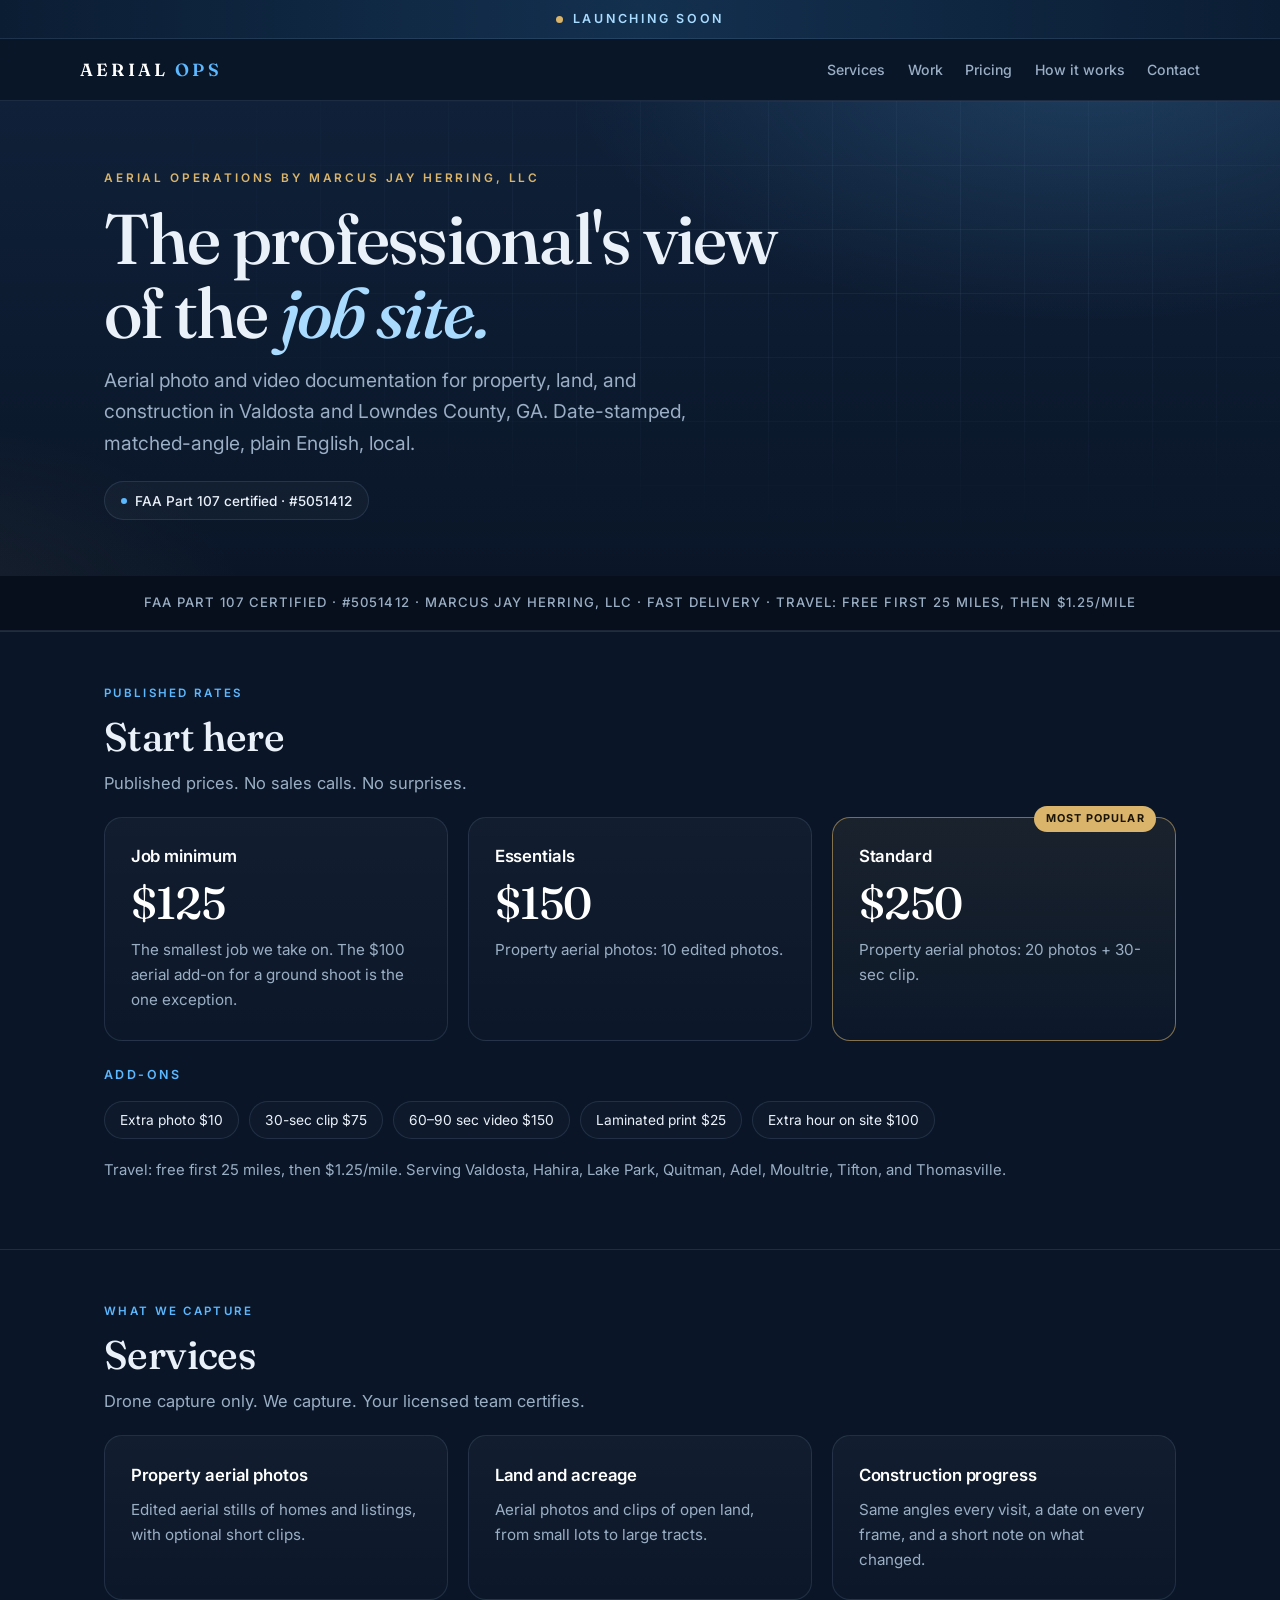
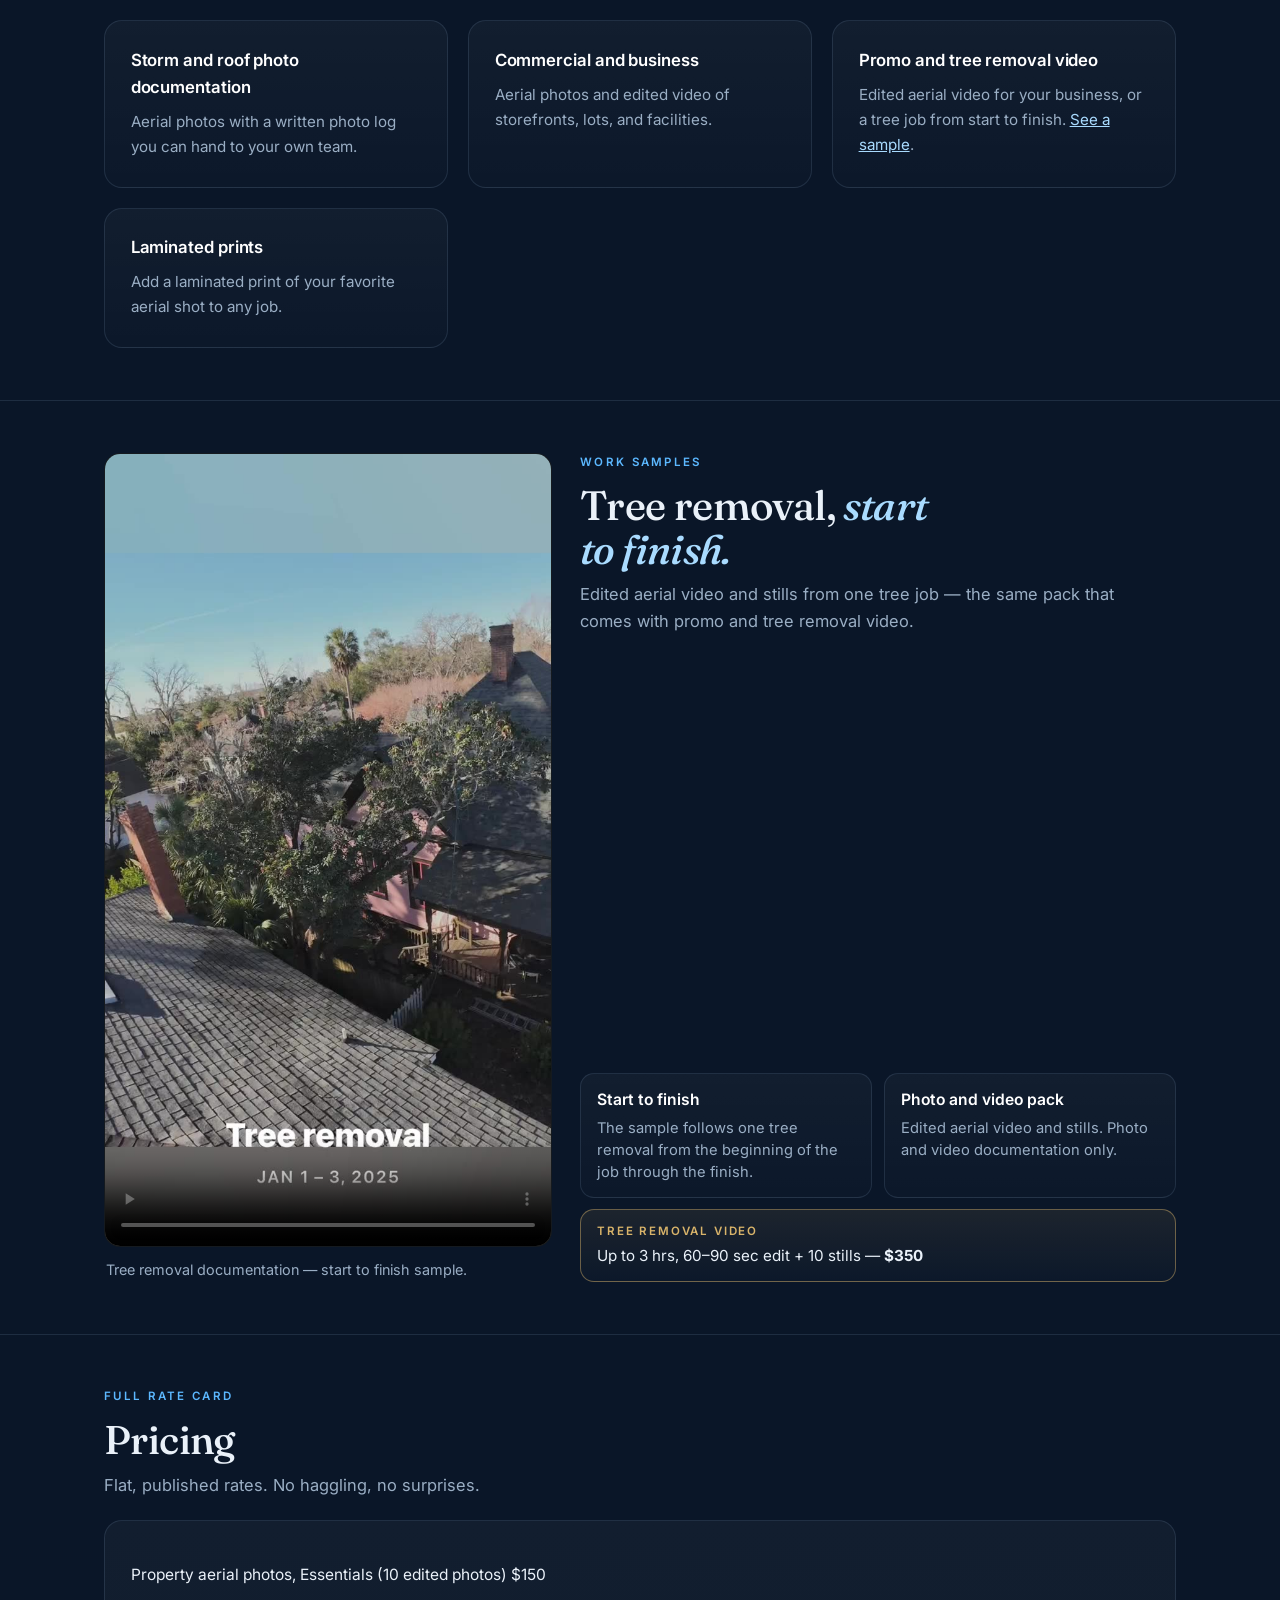
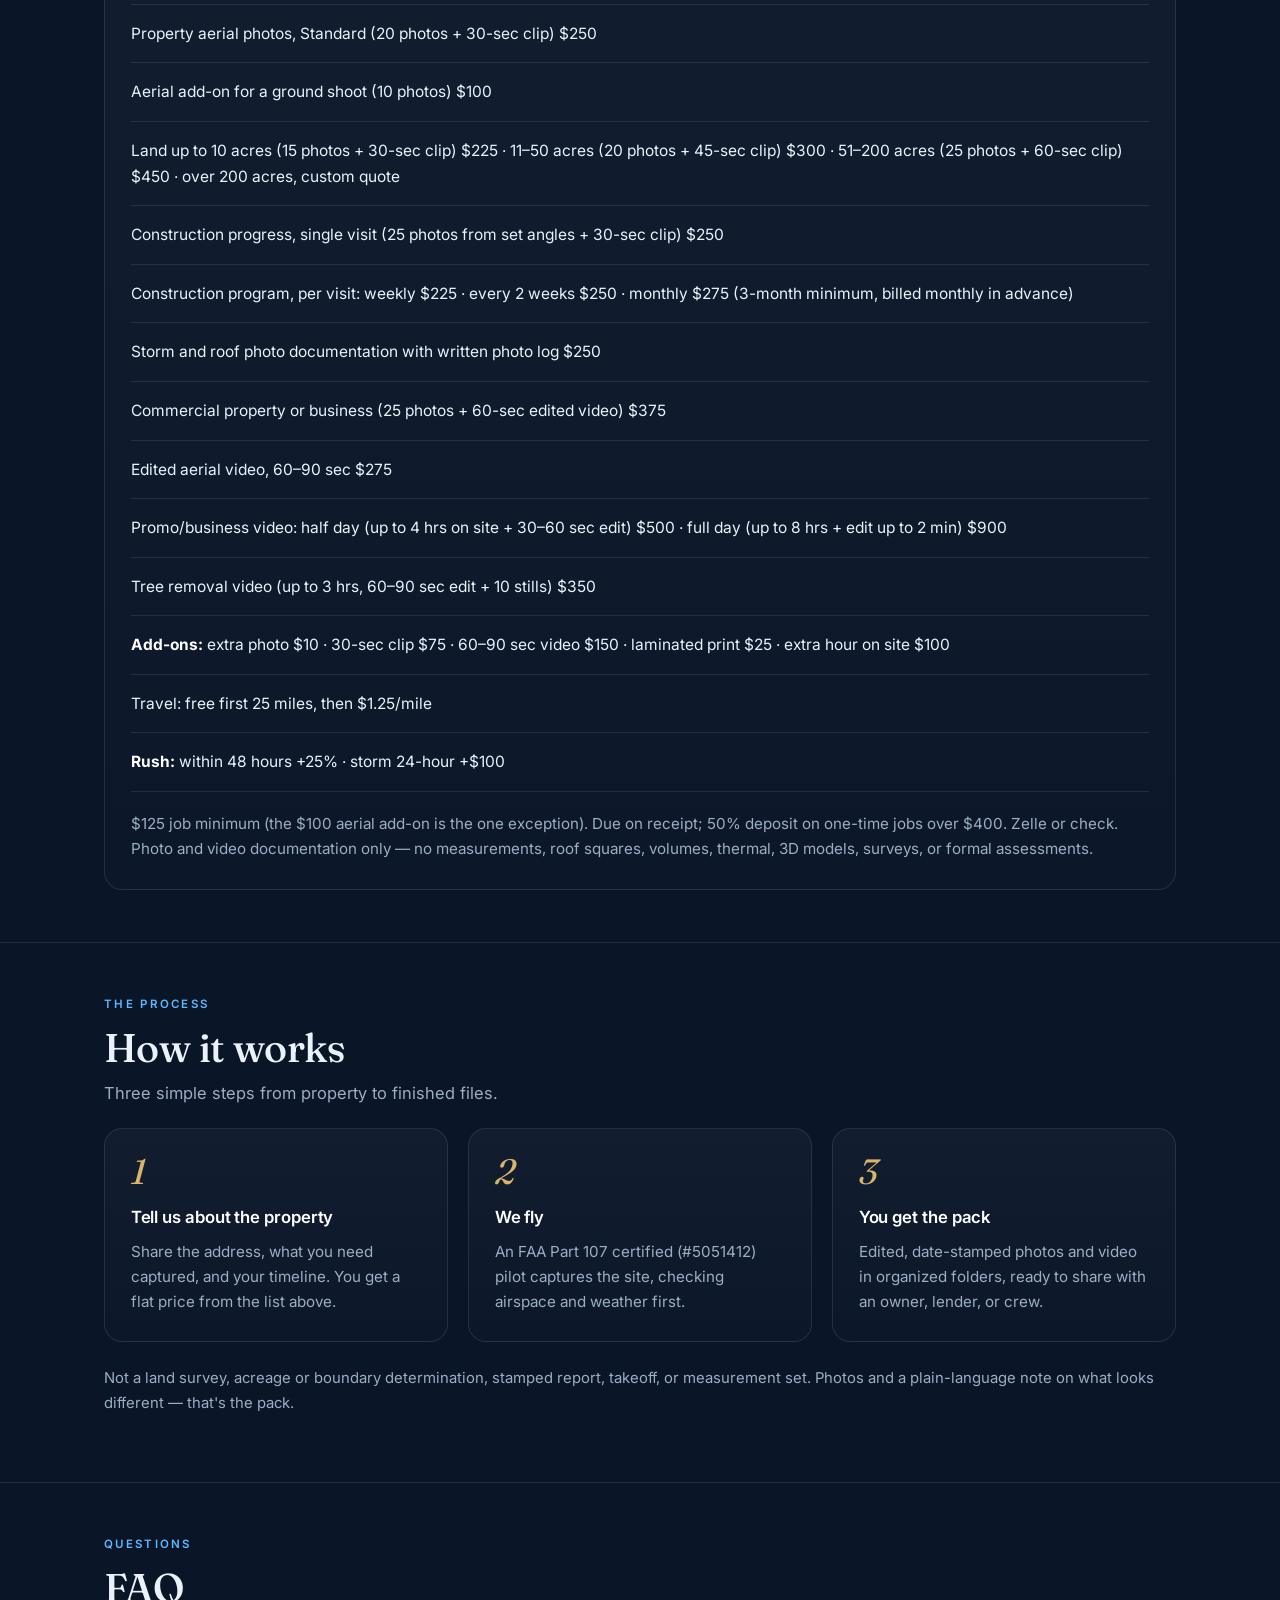
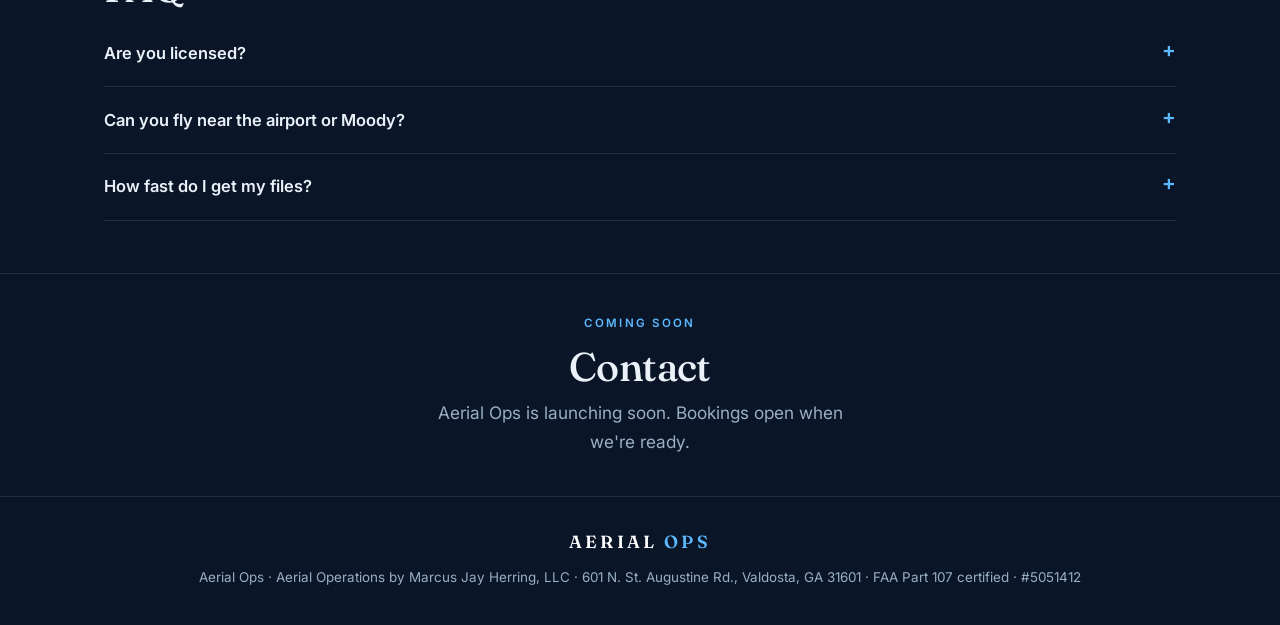
<file: docs/index.html>
<!DOCTYPE html>
<html lang="en">
<head>
  <meta charset="utf-8" />
  <meta name="viewport" content="width=device-width, initial-scale=1" />
  <title>Aerial Ops — Aerial Photo & Video Documentation | Valdosta, GA</title>
  <meta name="description" content="Aerial Ops: aerial property photos, video, and job-site photo documentation in Valdosta and Lowndes County, GA. Aerial Operations by Marcus Jay Herring, LLC. FAA Part 107 certified · #5051412." />
  <meta property="og:title" content="Aerial Ops — Aerial Photo & Video Documentation | Valdosta, GA" />
  <meta property="og:description" content="The professional's view of the job site. Aerial photo and video documentation in Valdosta and Lowndes County, GA. Aerial Operations by Marcus Jay Herring, LLC." />
  <meta name="theme-color" content="#0a1628" />
  <link rel="icon" href="data:image/svg+xml,%3Csvg xmlns='http://www.w3.org/2000/svg' viewBox='0 0 64 64'%3E%3Crect width='64' height='64' rx='14' fill='%230a1628'/%3E%3Cpath d='M14 44 32 16l18 28H40L32 31l-8 13z' fill='%235cb8ff'/%3E%3C/svg%3E" />
  <meta property="og:type" content="website" />
  <link rel="preconnect" href="https://fonts.googleapis.com" />
  <link rel="preconnect" href="https://fonts.gstatic.com" crossorigin />
  <link href="https://fonts.googleapis.com/css2?family=Fraunces:ital,opsz,wght@0,9..144,400..600;1,9..144,400..600&family=Inter:wght@400;500;600;700&display=swap" rel="stylesheet" />
  <style>
    :root{--ink:#070f1c;--navy:#0a1628;--navy2:#0f2038;--line:rgba(148,180,220,.14);--sky:#5cb8ff;--sky2:#a9dbff;--gold:#d9b46a;--text:#eaf1f9;--muted:#9aaec4}
    *{box-sizing:border-box}
    html{scroll-behavior:smooth}
    body{margin:0;background:var(--navy);color:var(--text);font-family:"Inter",system-ui,-apple-system,"Segoe UI",sans-serif;font-size:16.5px;line-height:1.65;-webkit-font-smoothing:antialiased;text-rendering:optimizeLegibility}
    a{color:var(--sky2)}
    .wrap{max-width:70rem;margin:0 auto;padding:0 1.5rem}
    .launch{background:linear-gradient(90deg,#0b1d33,#13304f,#0b1d33);color:var(--sky2);text-align:center;padding:.55rem 1rem;font-size:.78rem;font-weight:600;letter-spacing:.22em;text-transform:uppercase;border-bottom:1px solid var(--line)}
    .launch i{display:inline-block;width:.45rem;height:.45rem;border-radius:50%;background:var(--gold);margin-right:.6rem;vertical-align:middle;animation:pulse 2.4s ease-in-out infinite}
    @keyframes pulse{0%,100%{opacity:.35}50%{opacity:1}}
    header{position:sticky;top:0;z-index:10;background:rgba(10,22,40,.82);backdrop-filter:saturate(140%) blur(12px);-webkit-backdrop-filter:saturate(140%) blur(12px);border-bottom:1px solid var(--line)}
    .bar{display:flex;flex-wrap:wrap;align-items:center;justify-content:space-between;gap:.75rem;padding:1rem 0}
    .logo{font-family:"Fraunces",Georgia,serif;font-weight:600;letter-spacing:.18em;font-size:1.1rem;color:#fff;text-decoration:none}
    .logo span{color:var(--sky)}
    nav a{color:var(--muted);text-decoration:none;font-size:.88rem;font-weight:500;margin-left:1.4rem;transition:color .2s}
    nav a:first-child{margin-left:0}
    nav a:hover{color:#fff}
    .hero{position:relative;overflow:hidden;padding:4.25rem 0 3.5rem;background:radial-gradient(55rem 28rem at 85% -10%,rgba(92,184,255,.20),transparent 60%),radial-gradient(40rem 22rem at -10% 110%,rgba(217,180,106,.08),transparent 60%),linear-gradient(180deg,var(--navy2),var(--navy))}
    .hero:after{content:"";position:absolute;inset:0;background-image:linear-gradient(var(--line) 1px,transparent 1px),linear-gradient(90deg,var(--line) 1px,transparent 1px);background-size:64px 64px;mask-image:radial-gradient(ellipse at 70% 30%,#000 10%,transparent 65%);-webkit-mask-image:radial-gradient(ellipse at 70% 30%,#000 10%,transparent 65%);opacity:.5;pointer-events:none}
    .hero .wrap{position:relative;z-index:1}
    .eyebrow{color:var(--gold);text-transform:uppercase;letter-spacing:.24em;font-size:.74rem;font-weight:600;margin:0 0 .85rem}
    h1,h2,h3.display{font-family:"Fraunces",Georgia,serif;font-weight:500}
    h1{font-size:clamp(2.4rem,6.5vw,4.4rem);line-height:1.04;margin:0 0 1rem;letter-spacing:-.025em;max-width:16ch}
    h1 em{font-style:italic;color:var(--sky2)}
    .lede{color:var(--muted);font-size:clamp(1.05rem,2vw,1.2rem);max-width:38rem;margin:0 0 1.35rem}
    .badge{display:inline-flex;align-items:center;gap:.5rem;color:var(--text);font-size:.85rem;font-weight:500;border:1px solid var(--line);background:rgba(255,255,255,.03);border-radius:999px;padding:.45rem 1rem}
    .badge:before{content:"";width:.4rem;height:.4rem;border-radius:50%;background:var(--sky)}
    section{padding:3.25rem 0;border-top:1px solid var(--line)}
    .kicker{color:var(--sky);text-transform:uppercase;letter-spacing:.2em;font-size:.72rem;font-weight:600;margin:0 0 .7rem}
    h2{font-size:clamp(1.8rem,3.6vw,2.5rem);line-height:1.15;margin:0 0 .6rem;letter-spacing:-.015em}
    .sub{color:var(--muted);margin:0 0 1.25rem;max-width:40rem}
    .grid{display:grid;gap:1.25rem;grid-template-columns:1fr}
    @media(min-width:640px){.grid{grid-template-columns:1fr 1fr}}
    @media(min-width:960px){.grid.three{grid-template-columns:repeat(3,1fr)}}
    .card{background:linear-gradient(180deg,rgba(255,255,255,.035),rgba(255,255,255,.01));border:1px solid var(--line);border-radius:18px;padding:1.6rem 1.6rem 1.7rem;transition:transform .35s ease,border-color .35s ease,box-shadow .35s ease}
    .card:hover{transform:translateY(-3px);border-color:rgba(92,184,255,.35);box-shadow:0 18px 40px -20px rgba(0,0,0,.6)}
    .card h3{margin:0 0 .45rem;font-size:1.05rem;font-weight:600;color:#fff;letter-spacing:-.005em}
    .card p{margin:0;color:var(--muted);font-size:.95rem}
    .prices{list-style:none;margin:0;padding:0}
    .prices li{padding:1rem 0;border-bottom:1px solid var(--line);font-size:.97rem}
    .prices li:last-child{border-bottom:0}
    .prices li strong{color:#fff}
    .terms{margin-top:1.4rem;padding-top:1.2rem;border-top:1px solid var(--line);color:var(--muted);font-size:.88rem}
    .step{font-family:"Fraunces",Georgia,serif;font-style:italic;color:var(--gold);font-size:2.2rem;line-height:1;margin-bottom:.9rem}
    .not{color:var(--muted);font-size:.93rem}
    footer{border-top:1px solid var(--line);padding:1.85rem 0 2.3rem;color:var(--muted);font-size:.84rem;text-align:center}
    footer .logo{display:block;margin-bottom:.6rem}
    .trust{background:var(--ink);border-bottom:1px solid var(--line);padding:1rem 0;text-align:center;color:var(--muted);font-size:.82rem;font-weight:500;letter-spacing:.08em;text-transform:uppercase}
    .tier{position:relative}.tier .amt{font-family:"Fraunces",Georgia,serif;font-size:2.8rem;font-weight:500;color:#fff;line-height:1.1;margin:.3rem 0 .6rem;letter-spacing:-.02em}
    .tier.pop{border-color:rgba(217,180,106,.55);background:linear-gradient(180deg,rgba(217,180,106,.08),rgba(255,255,255,.01))}
    .pill{position:absolute;top:-.75rem;right:1.2rem;background:var(--gold);color:#1a1405;font-size:.68rem;font-weight:700;letter-spacing:.1em;padding:.25rem .7rem;border-radius:999px;text-transform:uppercase}
    .addons{display:flex;flex-wrap:wrap;gap:.6rem;list-style:none;padding:0;margin:1rem 0 0}.addons li{border:1px solid var(--line);border-radius:999px;padding:.4rem .95rem;font-size:.86rem;color:var(--text);background:rgba(255,255,255,.02)}
    h3.small{margin:1.5rem 0 0;font-size:.78rem;text-transform:uppercase;letter-spacing:.2em;color:var(--sky);font-weight:600}
    details{border-bottom:1px solid var(--line);padding:1.2rem 0}summary{cursor:pointer;font-weight:600;list-style:none;display:flex;justify-content:space-between}summary::-webkit-details-marker{display:none}summary:after{content:"+";color:var(--sky);font-size:1.3rem;line-height:1;transition:transform .25s}details[open] summary:after{transform:rotate(45deg)}details p{color:var(--muted);margin:.6rem 0 0}
    .soon{text-align:center;padding:2.5rem 0}.soon .sub{margin:0 auto;font-size:1.08rem;max-width:28rem}
    .work-stage{display:grid;gap:1rem;grid-template-areas:"intro" "video" "meta"}
    .work-intro{grid-area:intro}
    .work-intro .sub{margin:0;max-width:36rem}
    .work-intro h2{max-width:14ch;line-height:1.08}
    .work-intro h2 em{font-style:italic;color:var(--sky2)}
    .sample{grid-area:video;margin:0}
    .sample video{width:100%;height:auto;display:block;border-radius:16px;background:#000;border:1px solid var(--line)}
    .sample figcaption{margin:.65rem .1rem 0;color:var(--muted);font-size:.9rem}
    .work-meta{grid-area:meta}
    .work-points{list-style:none;margin:0;padding:0;display:grid;gap:.7rem}
    .work-points li{margin:0;padding:.85rem 1rem;border:1px solid var(--line);border-radius:14px;background:linear-gradient(180deg,rgba(255,255,255,.035),rgba(255,255,255,.012))}
    .work-points h3{margin:0 0 .25rem;font-size:.98rem;font-weight:600;color:#fff}
    .work-points p{margin:0;color:var(--muted);font-size:.92rem;line-height:1.5}
    .work-rate{margin:.7rem 0 0;padding:.75rem 1rem;border-radius:14px;border:1px solid rgba(217,180,106,.45);background:linear-gradient(180deg,rgba(217,180,106,.09),rgba(255,255,255,.012));color:var(--text);font-size:.95rem}
    .work-rate span{display:block;color:var(--gold);font-size:.72rem;font-weight:600;letter-spacing:.16em;text-transform:uppercase;margin-bottom:.15rem}
    @media(min-width:900px){
      .work-stage{grid-template-columns:minmax(20rem,28rem) minmax(0,1fr);grid-template-areas:"video intro" "video meta";column-gap:1.75rem;row-gap:.85rem;align-items:stretch}
      .sample{align-self:stretch;display:flex;flex-direction:column}
      .sample video{width:100%;height:auto}
      .work-intro h2{font-size:clamp(2.15rem,3.2vw,3.05rem)}
      .work-meta{align-self:end}
      .work-points{grid-template-columns:1fr 1fr}
    }
    .reveal{opacity:0;transform:translateY(14px);transition:opacity .8s ease,transform .8s ease}.reveal.in{opacity:1;transform:none}
    @media(prefers-reduced-motion:reduce){*{animation:none!important;transition:none!important}.reveal{opacity:1;transform:none}}
    @media(max-width:640px){nav{width:100%;display:flex;flex-wrap:wrap;gap:.45rem 1rem;justify-content:flex-start}nav a{margin-left:0;font-size:.82rem}.hero{padding:3rem 0 2.45rem}section{padding:2.6rem 0}.soon{padding:2.15rem 0}.wrap{padding:0 1.15rem}.work-points h3{font-size:.95rem}}
  </style>
</head>
<body>
  <div class="launch"><i></i>Launching soon</div>
  <header>
    <div class="wrap bar">
      <a class="logo" href="#top">AERIAL <span>OPS</span></a>
      <nav>
        <a href="#services">Services</a><a href="#work">Work</a><a href="#pricing">Pricing</a><a href="#how">How it works</a><a href="#contact">Contact</a>
      </nav>
    </div>
  </header>

  <main id="top">
    <div class="hero">
      <div class="wrap">
        <p class="eyebrow">Aerial Operations by Marcus Jay Herring, LLC</p>
        <h1>The professional's view of the <em>job site.</em></h1>
        <p class="lede">Aerial photo and video documentation for property, land, and construction in Valdosta and Lowndes County, GA. Date-stamped, matched-angle, plain English, local.</p>
        <span class="badge">FAA Part 107 certified · #5051412</span>
      </div>
    </div>

    <div class="trust">FAA Part 107 certified · #5051412 · Marcus Jay Herring, LLC · Fast delivery · Travel: free first 25 miles, then $1.25/mile</div>

    <section id="start">
      <div class="wrap">
        <p class="kicker">Published rates</p>
        <h2>Start here</h2>
        <p class="sub">Published prices. No sales calls. No surprises.</p>
        <div class="grid three">
          <div class="reveal card tier"><h3>Job minimum</h3><div class="amt">$125</div><p>The smallest job we take on. The $100 aerial add-on for a ground shoot is the one exception.</p></div>
          <div class="reveal card tier"><h3>Essentials</h3><div class="amt">$150</div><p>Property aerial photos: 10 edited photos.</p></div>
          <div class="reveal card tier pop"><span class="pill">Most popular</span><h3>Standard</h3><div class="amt">$250</div><p>Property aerial photos: 20 photos + 30-sec clip.</p></div>
        </div>
        <h3 class="small">Add-ons</h3>
        <ul class="addons"><li>Extra photo $10</li><li>30-sec clip $75</li><li>60–90 sec video $150</li><li>Laminated print $25</li><li>Extra hour on site $100</li></ul>
        <p class="not" style="margin-top:1.2rem">Travel: free first 25 miles, then $1.25/mile. Serving Valdosta, Hahira, Lake Park, Quitman, Adel, Moultrie, Tifton, and Thomasville.</p>
      </div>
    </section>

    <section id="services">
      <div class="wrap">
        <p class="kicker">What we capture</p>
        <h2>Services</h2>
        <p class="sub">Drone capture only. We capture. Your licensed team certifies.</p>
        <div class="grid three">
          <div class="reveal card"><h3>Property aerial photos</h3><p>Edited aerial stills of homes and listings, with optional short clips.</p></div>
          <div class="reveal card"><h3>Land and acreage</h3><p>Aerial photos and clips of open land, from small lots to large tracts.</p></div>
          <div class="reveal card"><h3>Construction progress</h3><p>Same angles every visit, a date on every frame, and a short note on what changed.</p></div>
          <div class="reveal card"><h3>Storm and roof photo documentation</h3><p>Aerial photos with a written photo log you can hand to your own team.</p></div>
          <div class="reveal card"><h3>Commercial and business</h3><p>Aerial photos and edited video of storefronts, lots, and facilities.</p></div>
          <div class="reveal card"><h3>Promo and tree removal video</h3><p>Edited aerial video for your business, or a tree job from start to finish. <a href="#work">See a sample</a>.</p></div>
          <div class="reveal card"><h3>Laminated prints</h3><p>Add a laminated print of your favorite aerial shot to any job.</p></div>
        </div>
      </div>
    </section>

    <section id="work">
      <div class="wrap">
        <div class="work-stage">
          <div class="work-intro">
            <p class="kicker">Work samples</p>
            <h2>Tree removal, <em>start to finish.</em></h2>
            <p class="sub">Edited aerial video and stills from one tree job — the same pack that comes with promo and tree removal video.</p>
          </div>
          <figure class="reveal sample">
            <video controls playsinline muted preload="metadata" poster="media/tree-removal-jan-2025-poster.jpg" aria-label="Tree removal documentation sample">
              <source src="media/tree-removal-jan-2025-web.mp4" type="video/mp4" />
            </video>
            <figcaption>Tree removal documentation — start to finish sample.</figcaption>
          </figure>
          <div class="work-meta">
            <ul class="work-points">
              <li>
                <h3>Start to finish</h3>
                <p>The sample follows one tree removal from the beginning of the job through the finish.</p>
              </li>
              <li>
                <h3>Photo and video pack</h3>
                <p>Edited aerial video and stills. Photo and video documentation only.</p>
              </li>
            </ul>
            <p class="work-rate"><span>Tree removal video</span>Up to 3 hrs, 60–90 sec edit + 10 stills — <strong>$350</strong></p>
          </div>
        </div>
      </div>
    </section>

    <section id="pricing">
      <div class="wrap">
        <p class="kicker">Full rate card</p>
        <h2>Pricing</h2>
        <p class="sub">Flat, published rates. No haggling, no surprises.</p>
        <div class="reveal card">
          <ul class="prices">
            <li>Property aerial photos, Essentials (10 edited photos) $150</li>
            <li>Property aerial photos, Standard (20 photos + 30-sec clip) $250</li>
            <li>Aerial add-on for a ground shoot (10 photos) $100</li>
            <li>Land up to 10 acres (15 photos + 30-sec clip) $225 · 11–50 acres (20 photos + 45-sec clip) $300 · 51–200 acres (25 photos + 60-sec clip) $450 · over 200 acres, custom quote</li>
            <li>Construction progress, single visit (25 photos from set angles + 30-sec clip) $250</li>
            <li>Construction program, per visit: weekly $225 · every 2 weeks $250 · monthly $275 (3-month minimum, billed monthly in advance)</li>
            <li>Storm and roof photo documentation with written photo log $250</li>
            <li>Commercial property or business (25 photos + 60-sec edited video) $375</li>
            <li>Edited aerial video, 60–90 sec $275</li>
            <li>Promo/business video: half day (up to 4 hrs on site + 30–60 sec edit) $500 · full day (up to 8 hrs + edit up to 2 min) $900</li>
            <li>Tree removal video (up to 3 hrs, 60–90 sec edit + 10 stills) $350</li>
            <li><strong>Add-ons:</strong> extra photo $10 · 30-sec clip $75 · 60–90 sec video $150 · laminated print $25 · extra hour on site $100</li>
            <li>Travel: free first 25 miles, then $1.25/mile</li>
            <li><strong>Rush:</strong> within 48 hours +25% · storm 24-hour +$100</li>
          </ul>
          <p class="terms">$125 job minimum (the $100 aerial add-on is the one exception). Due on receipt; 50% deposit on one-time jobs over $400. Zelle or check. Photo and video documentation only — no measurements, roof squares, volumes, thermal, 3D models, surveys, or formal assessments.</p>
        </div>
      </div>
    </section>

    <section id="how">
      <div class="wrap">
        <p class="kicker">The process</p>
        <h2>How it works</h2>
        <p class="sub">Three simple steps from property to finished files.</p>
        <div class="grid three">
          <div class="reveal card"><div class="step">1</div><h3>Tell us about the property</h3><p>Share the address, what you need captured, and your timeline. You get a flat price from the list above.</p></div>
          <div class="reveal card"><div class="step">2</div><h3>We fly</h3><p>An FAA Part 107 certified (#5051412) pilot captures the site, checking airspace and weather first.</p></div>
          <div class="reveal card"><div class="step">3</div><h3>You get the pack</h3><p>Edited, date-stamped photos and video in organized folders, ready to share with an owner, lender, or crew.</p></div>
        </div>
        <p class="not" style="margin-top:1.5rem">Not a land survey, acreage or boundary determination, stamped report, takeoff, or measurement set. Photos and a plain-language note on what looks different — that's the pack.</p>
      </div>
    </section>

    <section id="faq">
      <div class="wrap">
        <p class="kicker">Questions</p>
        <h2>FAQ</h2>
        <details><summary>Are you licensed?</summary><p>Yes. FAA Part 107 certified · #5051412.</p></details>
        <details><summary>Can you fly near the airport or Moody?</summary><p>We check airspace before every job and handle the FAA authorizations needed for controlled airspace.</p></details>
        <details><summary>How fast do I get my files?</summary><p>Fast turnaround. Need it sooner? Rush is available: within 48 hours +25% · storm 24-hour +$100.</p></details>
      </div>
    </section>

    <section id="contact" class="soon">
      <div class="wrap">
        <p class="kicker">Coming soon</p>
        <h2>Contact</h2>
        <p class="sub">Aerial Ops is launching soon. Bookings open when we're ready.</p>
      </div>
    </section>
  </main>

  <footer>
    <div class="wrap"><span class="logo">AERIAL <span>OPS</span></span>Aerial Ops · Aerial Operations by Marcus Jay Herring, LLC · 601 N. St. Augustine Rd., Valdosta, GA 31601 · FAA Part 107 certified · #5051412</div>
  </footer>
  <script>
    (function(){var els=document.querySelectorAll('.reveal');if(!('IntersectionObserver' in window)){els.forEach(function(e){e.classList.add('in')});return}
    var io=new IntersectionObserver(function(es){es.forEach(function(e){if(e.isIntersecting){e.target.classList.add('in');io.unobserve(e.target)}})},{threshold:.12});els.forEach(function(e){io.observe(e)})})();
  </script>
</body>
</html>
</file>
